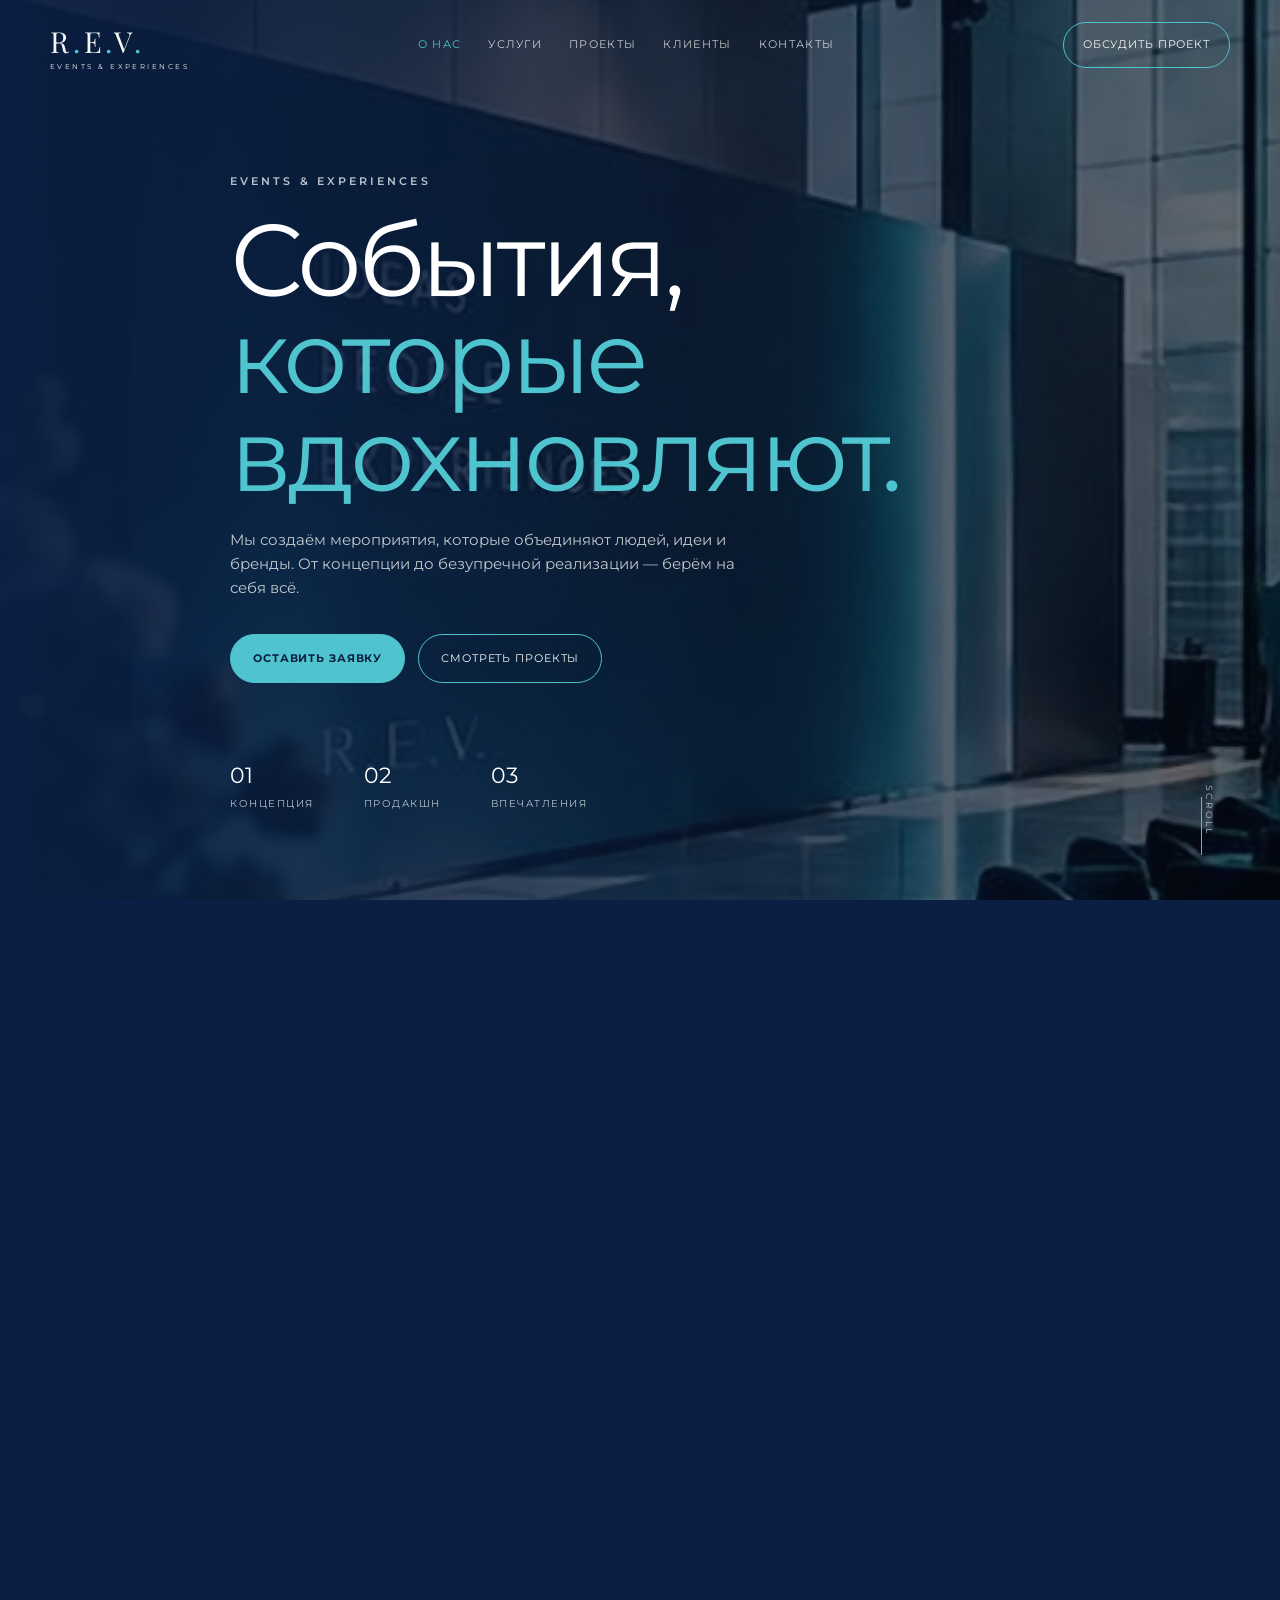
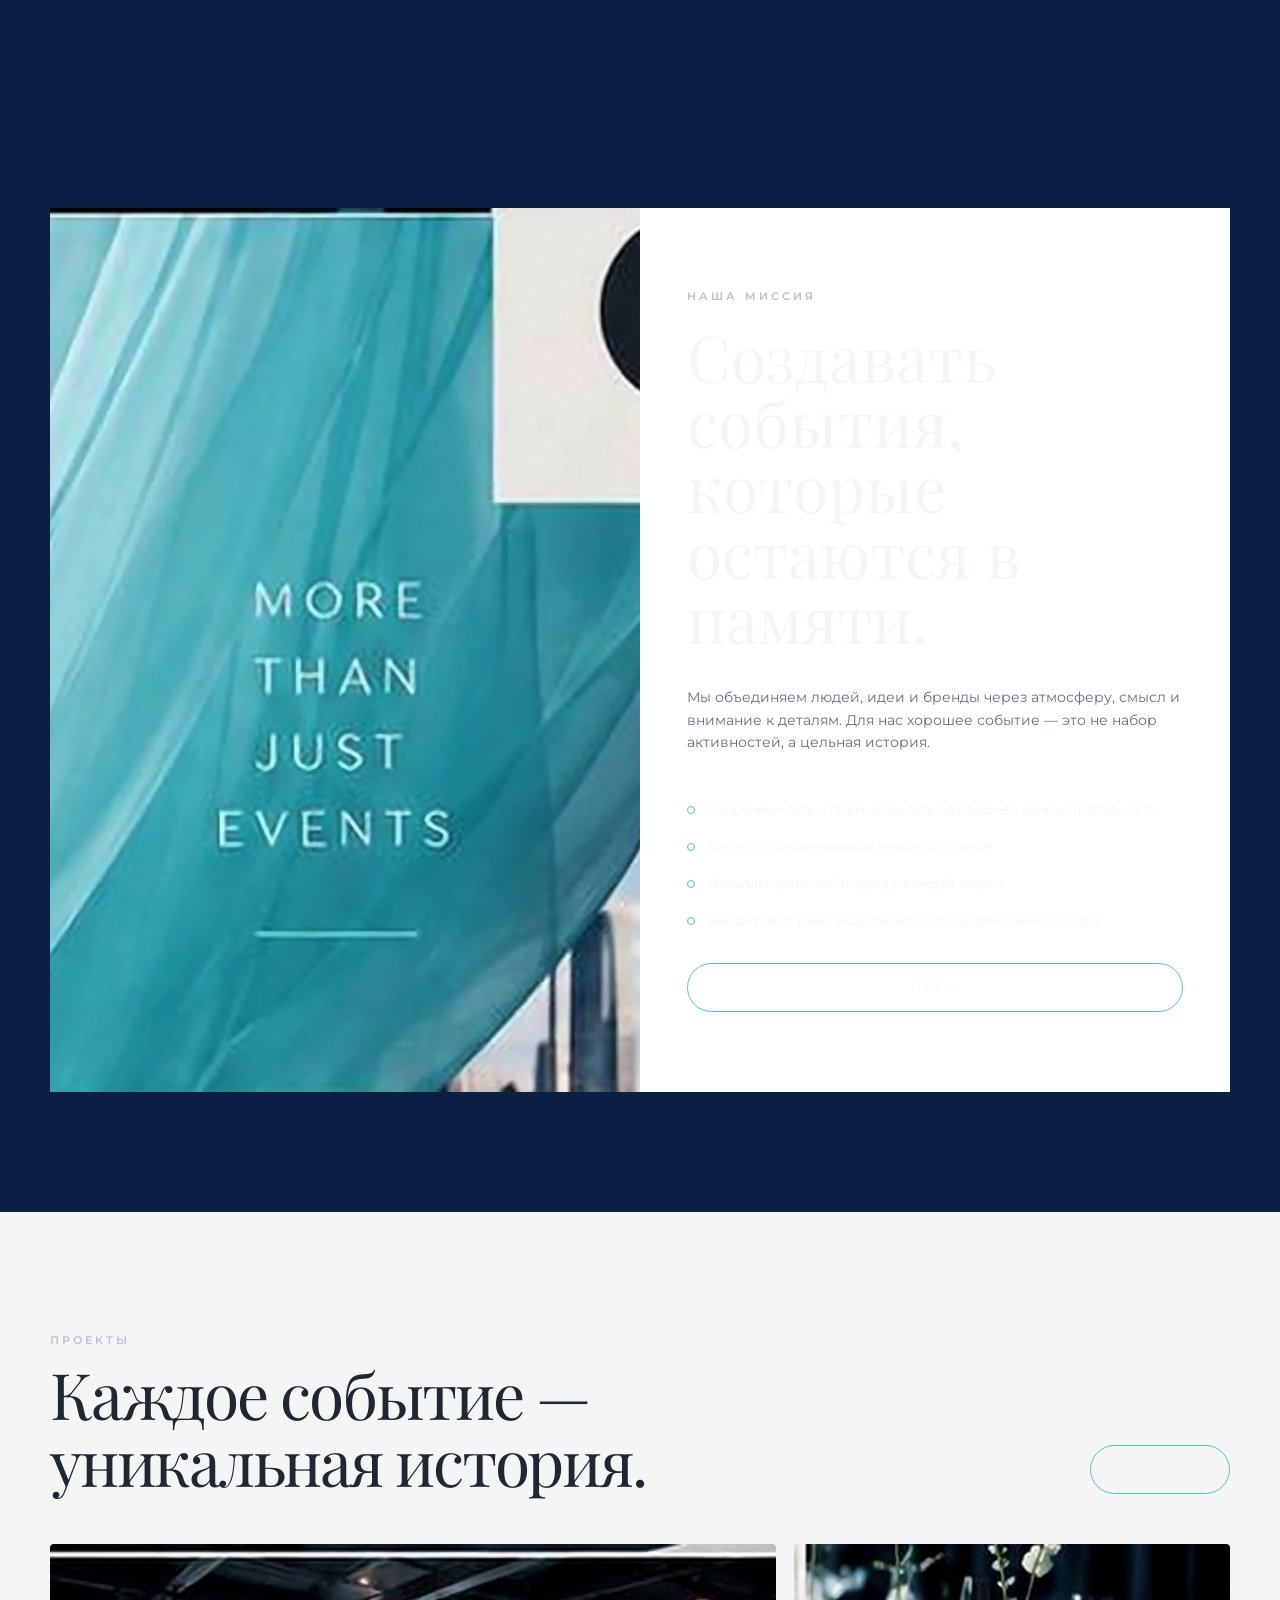
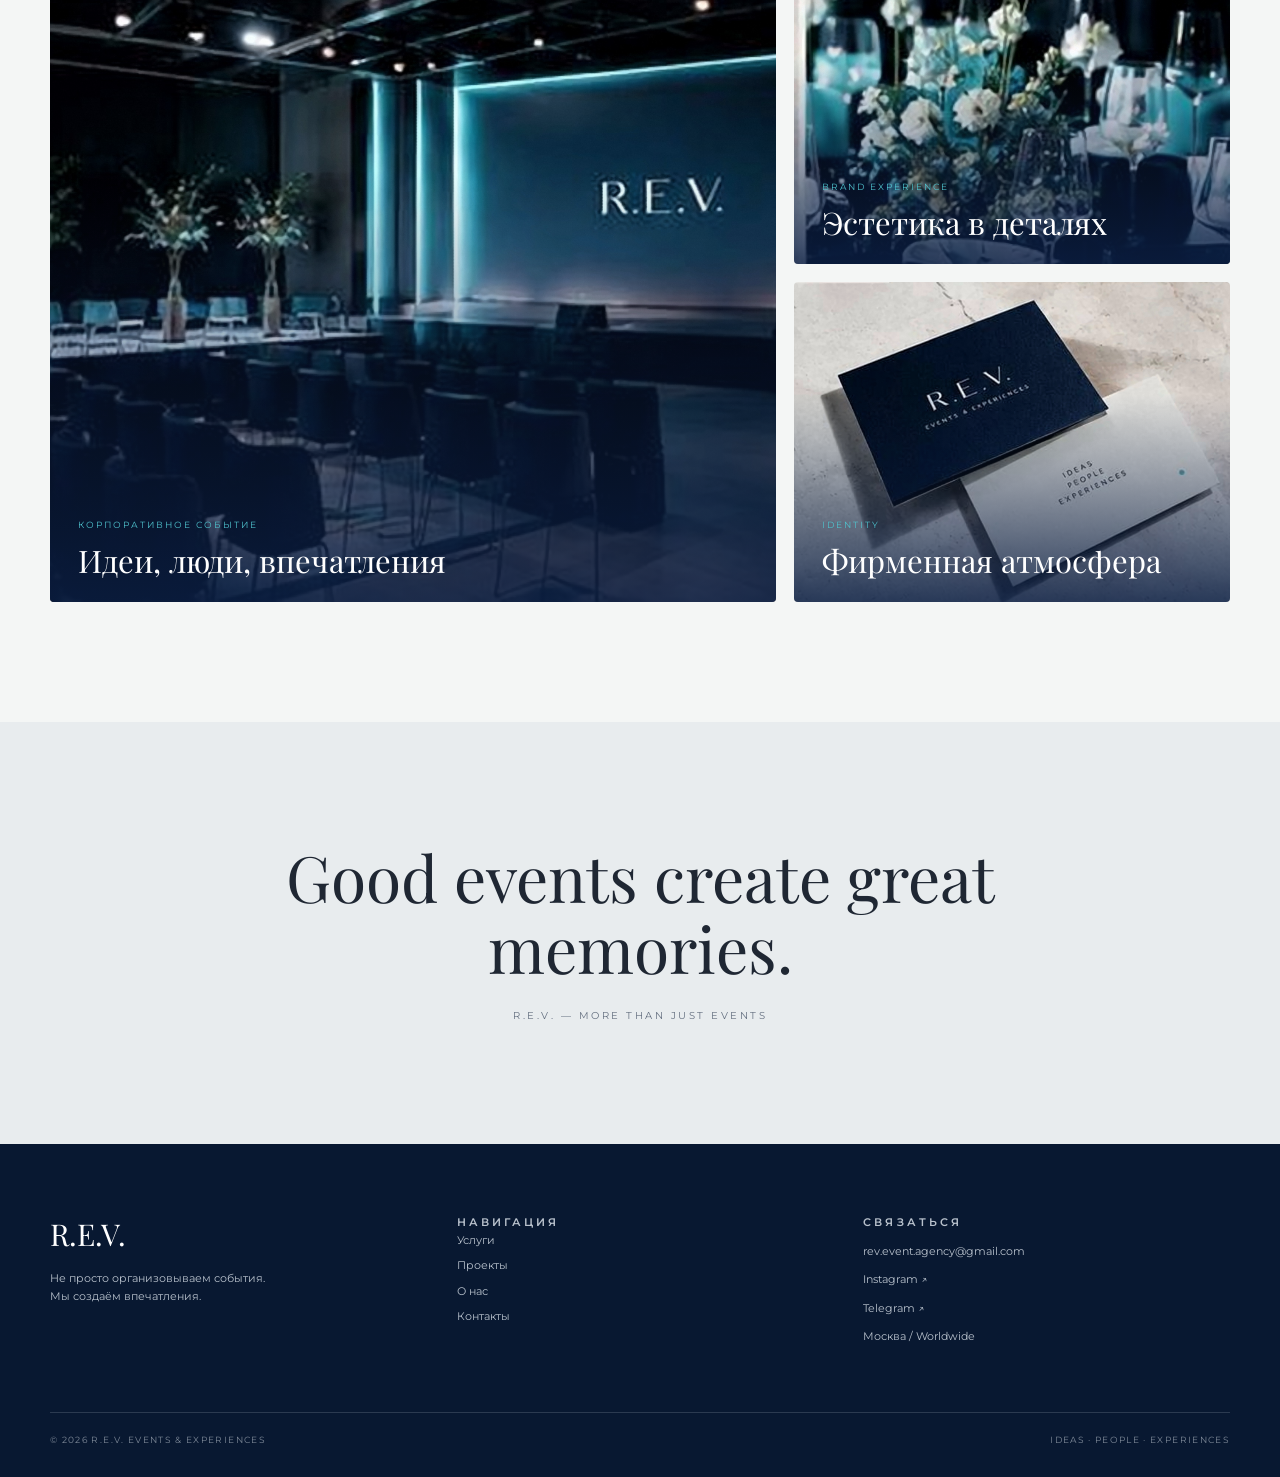
<file: index.html>
<!doctype html><html lang="ru"><head><meta charset="utf-8"><meta name="viewport" content="width=device-width,initial-scale=1"><meta name="description" content="R.E.V. — агентство событий и впечатлений. Корпоративные, образовательные и брендовые мероприятия."><title>R.E.V. — Events & Experiences</title><link rel="stylesheet" href="styles.css"></head><body>
<div class="page-transition"></div>
<header class="header"><div class="container nav"><a class="logo" href="index.html">R<span>.</span>E<span>.</span>V<span>.</span><small>EVENTS & EXPERIENCES</small></a><nav class="navlinks"><a class="active" href="index.html">О нас</a><a href="services.html">Услуги</a><a href="projects.html">Проекты</a><a href="about.html">Клиенты</a><a href="contact.html">Контакты</a></nav><a class="nav-cta" href="contact.html">Обсудить проект</a><button class="menu">☰</button></div></header>
<main>
<section class="hero"><div class="hero-bg"><img class="hero-slide" src="assets/hero.jpg"><img class="hero-slide" src="assets/stage.jpg" style="position:absolute;inset:0;opacity:0"><img class="hero-slide" src="assets/flowers.jpg" style="position:absolute;inset:0;opacity:0"></div><div class="container hero-content reveal"><div class="eyebrow">EVENTS & EXPERIENCES</div><h1>События,<br><span class="accent">которые вдохновляют.</span></h1><p>Мы создаём мероприятия, которые объединяют людей, идеи и бренды. От концепции до безупречной реализации — берём на себя всё.</p><div class="hero-actions"><a class="btn primary" href="contact.html">Оставить заявку</a><a class="btn ghost" href="projects.html">Смотреть проекты</a></div><div class="hero-meta"><div><strong>01</strong>Концепция</div><div><strong>02</strong>Продакшн</div><div><strong>03</strong>Впечатления</div></div></div><div class="scroll-cue">Scroll</div></section>
<div class="marquee"><div class="marquee-track"><span>IDEAS</span><span>PEOPLE</span><span>EXPERIENCES</span><span>MORE THAN JUST EVENTS</span><span>IDEAS</span><span>PEOPLE</span><span>EXPERIENCES</span><span>MORE THAN JUST EVENTS</span></div></div>
<section class="section"><div class="container"><div class="section-head reveal"><div><div class="eyebrow">Что мы делаем</div><h2>Больше, чем<br>просто события.</h2></div><p>R.E.V. — это про эмоции, смысл и эстетику. Мы превращаем задачу бизнеса в опыт, который хочется запомнить и которым хочется поделиться.</p></div><div class="services"><article class="service reveal"><span class="service-num">01 /</span><h3>Корпоративные мероприятия</h3><p>Конференции, форумы, тимбилдинги и события, которые действительно объединяют команду.</p><a href="services.html">Подробнее</a></article><article class="service reveal"><span class="service-num">02 /</span><h3>Образовательные ивенты</h3><p>Лекции, мастер-классы, воркшопы и нетворкинг с продуманной атмосферой.</p><a href="services.html">Подробнее</a></article><article class="service reveal"><span class="service-num">03 /</span><h3>Бренд-активации</h3><p>Презентации, pop-up, запуск продукта и специальные проекты, которые работают на бренд.</p><a href="services.html">Подробнее</a></article></div></div></section>
<section class="section dark"><div class="container split"><div class="split-media reveal"><img src="assets/cyan.jpg" alt="R.E.V. event atmosphere"></div><div class="split-copy reveal"><div class="eyebrow">Наша миссия</div><h2>Создавать события, которые остаются в памяти.</h2><p>Мы объединяем людей, идеи и бренды через атмосферу, смысл и внимание к деталям. Для нас хорошее событие — это не набор активностей, а цельная история.</p><div class="bullet-list"><div class="bullet"><i></i><span>Современность и премиальность без лишней демонстративности</span></div><div class="bullet"><i></i><span>Лёгкость коммуникации на каждом этапе</span></div><div class="bullet"><i></i><span>Интеллектуальный подход к каждой задаче</span></div><div class="bullet"><i></i><span>Эмоции, которые продолжаются после финального кадра</span></div></div><a class="btn" href="about.html">О R.E.V.</a></div></div></section>
<section class="section"><div class="container"><div class="section-head reveal"><div><div class="eyebrow">Проекты</div><h2>Каждое событие —<br>уникальная история.</h2></div><a class="btn" href="projects.html">Все проекты</a></div><div class="projects-grid"><article class="project tall reveal" data-lightbox="assets/stage.jpg"><img src="assets/stage.jpg" alt="Конференция R.E.V."><div class="project-info"><small>Корпоративное событие</small><h3>Идеи, люди, впечатления</h3></div></article><article class="project reveal" data-lightbox="assets/flowers.jpg"><img src="assets/flowers.jpg" alt="Детали мероприятия"><div class="project-info"><small>Brand experience</small><h3>Эстетика в деталях</h3></div></article><article class="project reveal" data-lightbox="assets/cards.jpg"><img src="assets/cards.jpg" alt="Фирменные материалы"><div class="project-info"><small>Identity</small><h3>Фирменная атмосфера</h3></div></article></div></div></section>
<section class="quote"><div class="container reveal"><p>Good events create great memories.</p><span>R.E.V. — MORE THAN JUST EVENTS</span></div></section>
</main>
<footer class="footer"><div class="container footer-grid"><div><h3>R.E.V.</h3><p>Не просто организовываем события.<br>Мы создаём впечатления.</p></div><div><div class="eyebrow">Навигация</div><div class="footer-links"><a href="services.html">Услуги</a><a href="projects.html">Проекты</a><a href="about.html">О нас</a><a href="contact.html">Контакты</a></div></div><div><div class="eyebrow">Связаться</div><p><a href="mailto:rev.event.agency@gmail.com">rev.event.agency@gmail.com</a></p><p><a href="https://www.instagram.com/r.e.v.agency" target="_blank" rel="noopener">Instagram ↗</a></p><p><a href="https://t.me/revagannse" target="_blank" rel="noopener">Telegram ↗</a></p><p>Москва / Worldwide</p></div></div><div class="container footer-bottom"><span>© <span data-year></span> R.E.V. Events & Experiences</span><span>Ideas · People · Experiences</span></div></footer>
<div class="lightbox"><button>×</button><img alt="Просмотр проекта"></div><script src="script.js"></script></body></html>
</file>
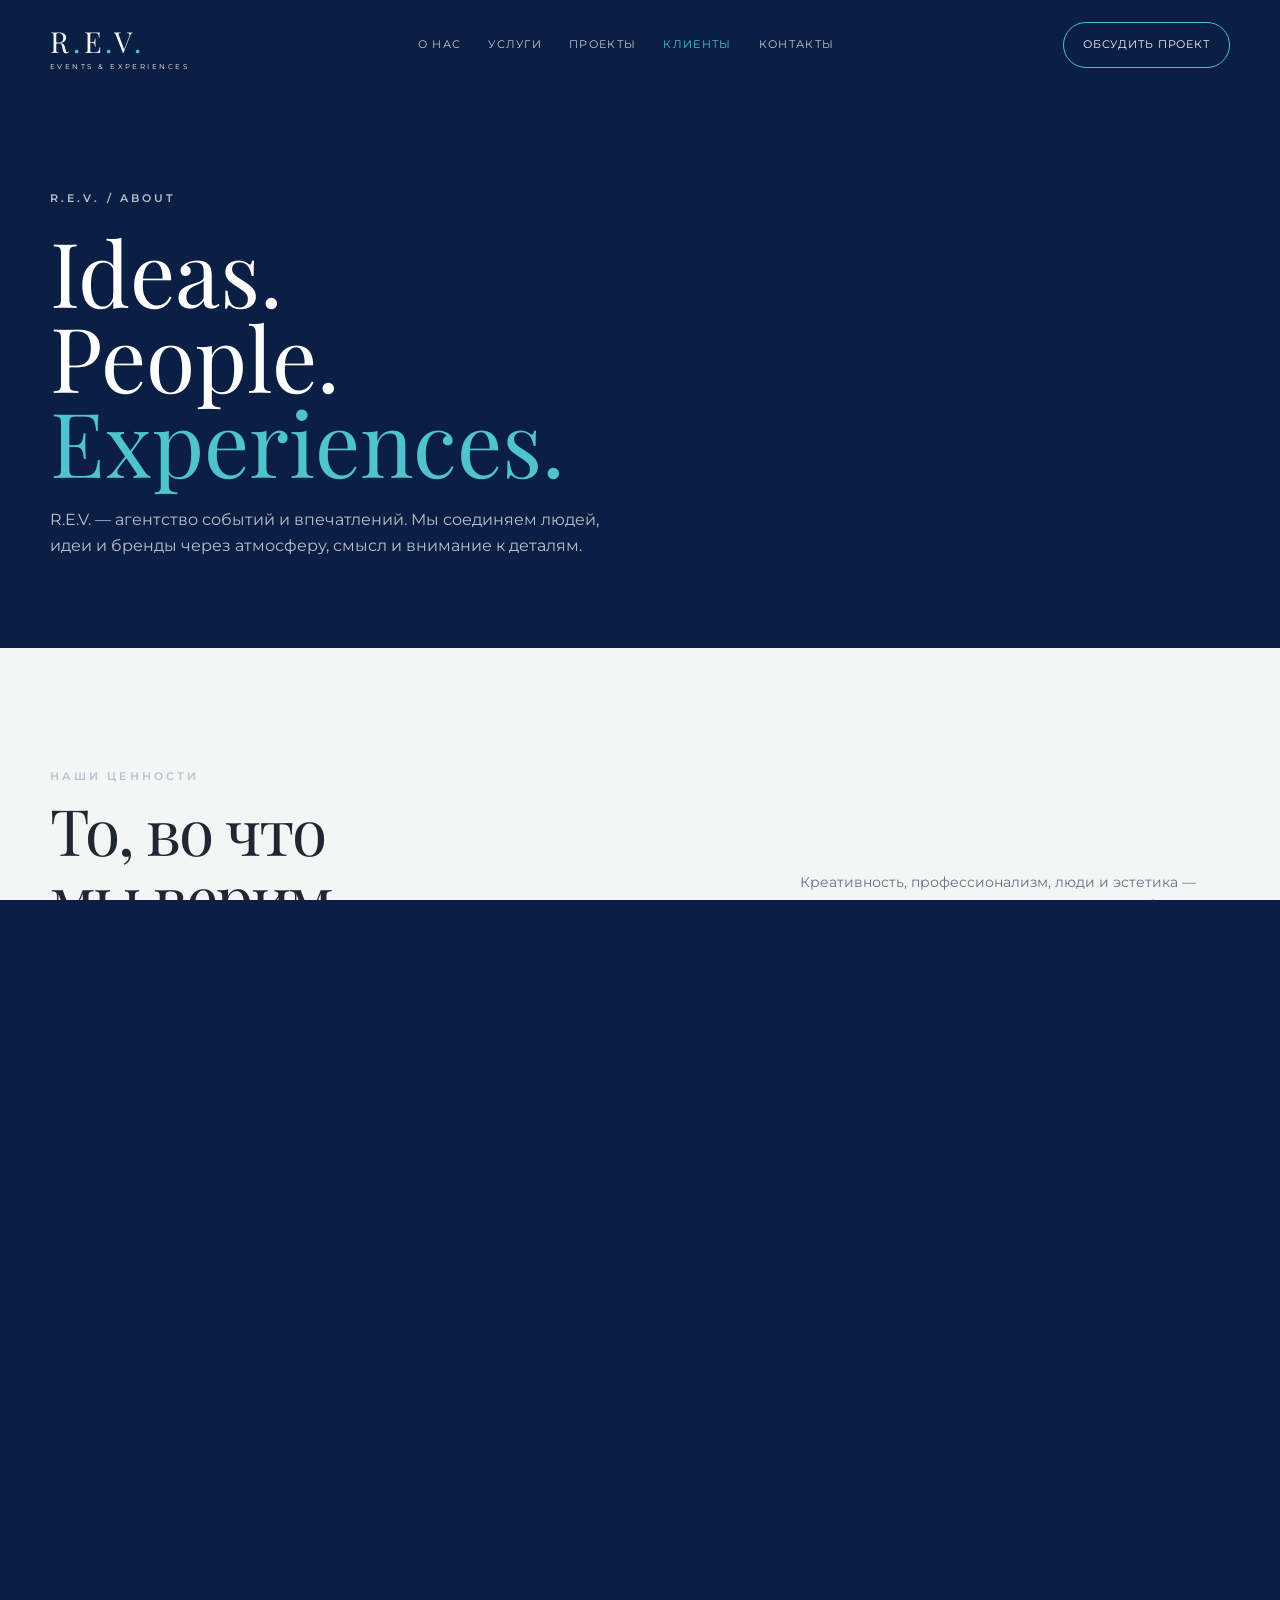
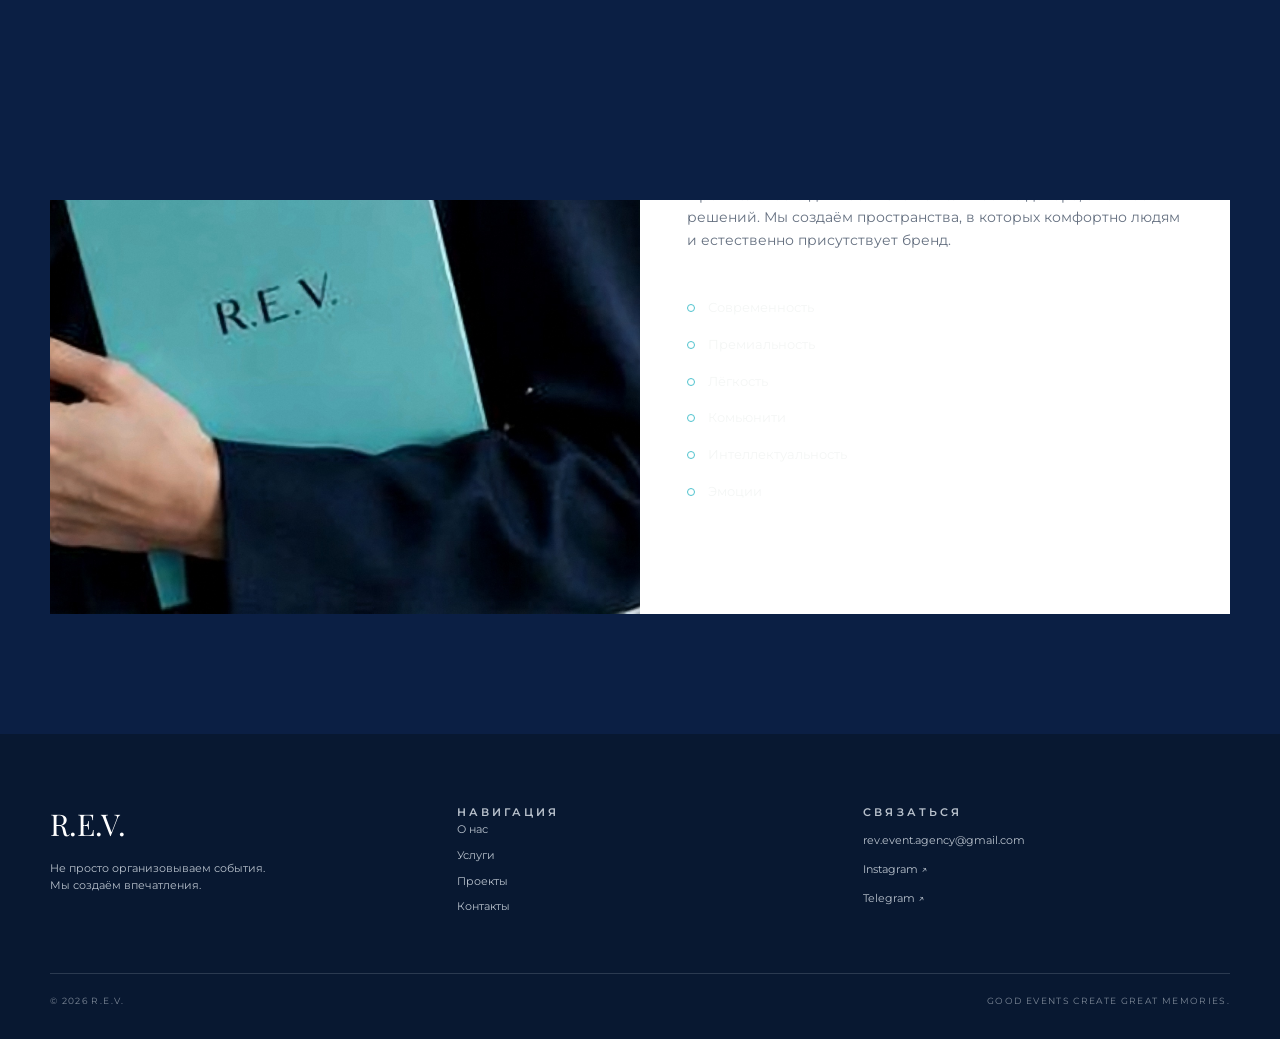
<file: about.html>
<!doctype html><html lang="ru"><head><meta charset="utf-8"><meta name="viewport" content="width=device-width,initial-scale=1"><title>О R.E.V. — Events & Experiences</title><link rel="stylesheet" href="styles.css"></head><body><div class="page-transition"></div><header class="header scrolled"><div class="container nav"><a class="logo" href="index.html">R<span>.</span>E<span>.</span>V<span>.</span><small>EVENTS & EXPERIENCES</small></a><nav class="navlinks"><a href="index.html">О нас</a><a href="services.html">Услуги</a><a href="projects.html">Проекты</a><a class="active" href="about.html">Клиенты</a><a href="contact.html">Контакты</a></nav><a class="nav-cta" href="contact.html">Обсудить проект</a><button class="menu">☰</button></div></header><main><section class="page-hero"><div class="container reveal"><div class="eyebrow">R.E.V. / ABOUT</div><h1>Ideas.<br>People.<br><span class="accent">Experiences.</span></h1><p>R.E.V. — агентство событий и впечатлений. Мы соединяем людей, идеи и бренды через атмосферу, смысл и внимание к деталям.</p></div></section><section class="section"><div class="container"><div class="section-head reveal"><div><div class="eyebrow">Наши ценности</div><h2>То, во что<br>мы верим.</h2></div><p>Креативность, профессионализм, люди и эстетика — четыре опоры, на которых строится каждое событие.</p></div><div class="values"><article class="value reveal"><span class="value-num">01</span><h3>Креативность</h3><p>Нестандартные форматы и свежие идеи, которые делают событие узнаваемым.</p></article><article class="value reveal"><span class="value-num">02</span><h3>Профессионализм</h3><p>Высокие стандарты сервиса и внимание к каждой детали.</p></article><article class="value reveal"><span class="value-num">03</span><h3>Люди</h3><p>Сильные команды, искреннее сервисное отношение и живое взаимодействие.</p></article><article class="value reveal"><span class="value-num">04</span><h3>Эстетика</h3><p>Красота в каждом элементе — от концепции до реализации.</p></article></div></div></section><section class="section dark"><div class="container split"><div class="split-media reveal"><img src="assets/woman.jpg" alt="Команда R.E.V."></div><div class="split-copy reveal"><div class="eyebrow">Атмосфера бренда</div><h2>Современность без лишнего шума.</h2><p>Премиальность для нас — это не количество декора, а точность решений. Мы создаём пространства, в которых комфортно людям и естественно присутствует бренд.</p><div class="bullet-list"><div class="bullet"><i></i><span>Современность</span></div><div class="bullet"><i></i><span>Премиальность</span></div><div class="bullet"><i></i><span>Лёгкость</span></div><div class="bullet"><i></i><span>Комьюнити</span></div><div class="bullet"><i></i><span>Интеллектуальность</span></div><div class="bullet"><i></i><span>Эмоции</span></div></div></div></div></section></main><footer class="footer"><div class="container footer-grid"><div><h3>R.E.V.</h3><p>Не просто организовываем события.<br>Мы создаём впечатления.</p></div><div><div class="eyebrow">Навигация</div><div class="footer-links"><a href="index.html">О нас</a><a href="services.html">Услуги</a><a href="projects.html">Проекты</a><a href="contact.html">Контакты</a></div></div><div><div class="eyebrow">Связаться</div><p><a href="mailto:rev.event.agency@gmail.com">rev.event.agency@gmail.com</a></p><p><a href="https://www.instagram.com/r.e.v.agency" target="_blank" rel="noopener">Instagram ↗</a></p><p><a href="https://t.me/revagannse" target="_blank" rel="noopener">Telegram ↗</a></p></div></div><div class="container footer-bottom"><span>© <span data-year></span> R.E.V.</span><span>Good events create great memories.</span></div></footer><script src="script.js"></script></body></html>
</file>
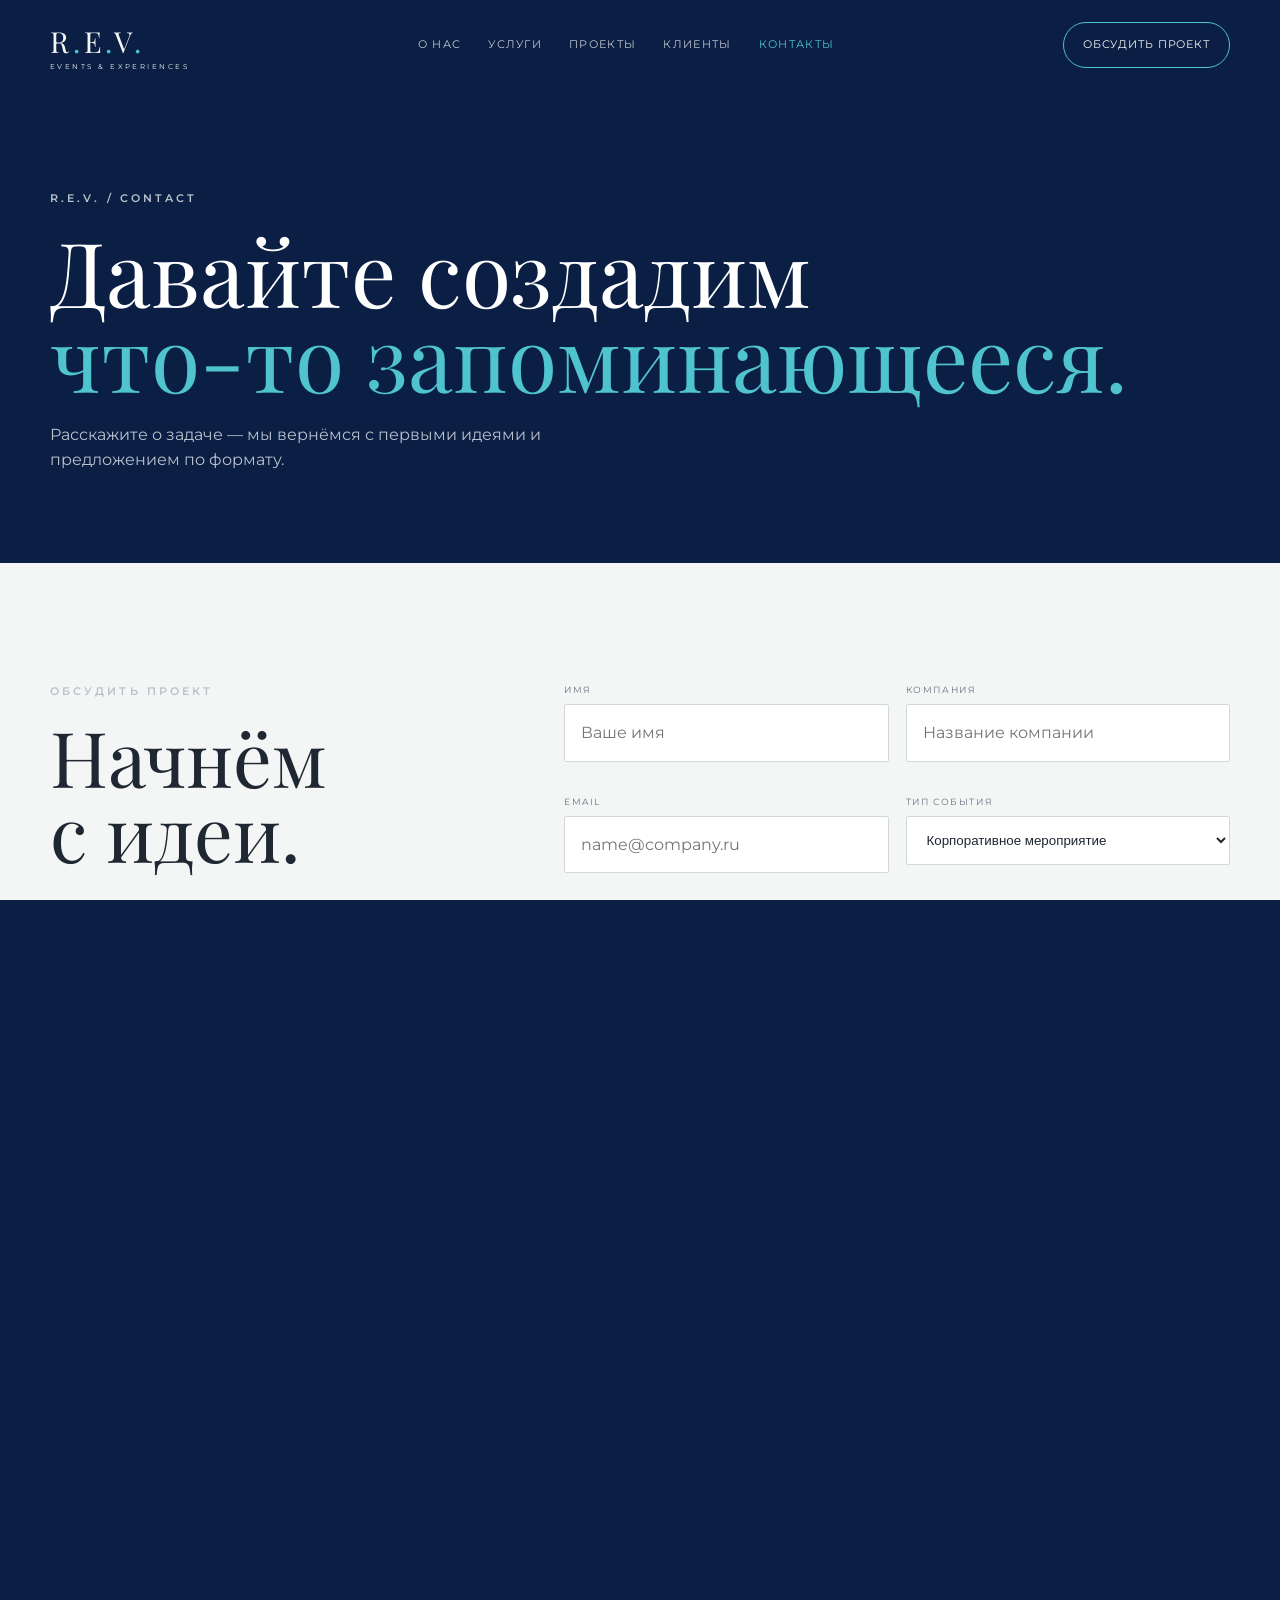
<file: contact.html>
<!doctype html><html lang="ru"><head><meta charset="utf-8"><meta name="viewport" content="width=device-width,initial-scale=1"><title>Контакты — R.E.V.</title><link rel="stylesheet" href="styles.css"></head><body><div class="page-transition"></div><header class="header scrolled"><div class="container nav"><a class="logo" href="index.html">R<span>.</span>E<span>.</span>V<span>.</span><small>EVENTS & EXPERIENCES</small></a><nav class="navlinks"><a href="index.html">О нас</a><a href="services.html">Услуги</a><a href="projects.html">Проекты</a><a href="about.html">Клиенты</a><a class="active" href="contact.html">Контакты</a></nav><a class="nav-cta" href="#form">Обсудить проект</a><button class="menu">☰</button></div></header><main><section class="page-hero"><div class="container reveal"><div class="eyebrow">R.E.V. / CONTACT</div><h1>Давайте создадим<br><span class="accent">что-то запоминающееся.</span></h1><p>Расскажите о задаче — мы вернёмся с первыми идеями и предложением по формату.</p></div></section><section class="section"><div class="container contact-grid"><div class="contact-copy reveal"><div class="eyebrow">Обсудить проект</div><h1>Начнём<br>с идеи.</h1><p>Форма пока работает через ваш почтовый клиент: после отправки откроется письмо с заполненной заявкой.</p><div class="contact-details"><div><span>Email</span><a href="mailto:rev.event.agency@gmail.com">rev.event.agency@gmail.com</a></div><div><span>Локация</span><div>Москва / Worldwide</div></div><div><span>Social</span><div class="social-links"><a href="https://www.instagram.com/r.e.v.agency" target="_blank" rel="noopener">Instagram ↗</a><a href="https://t.me/revagannse" target="_blank" rel="noopener">Telegram ↗</a></div></div></div></div><form class="form reveal" id="contactForm"><div class="form-row"><div class="field"><label>Имя</label><input required name="name" placeholder="Ваше имя"></div><div class="field"><label>Компания</label><input name="company" placeholder="Название компании"></div></div><div class="form-row"><div class="field"><label>Email</label><input required type="email" name="email" placeholder="name@company.ru"></div><div class="field"><label>Тип события</label><select name="type"><option>Корпоративное мероприятие</option><option>Образовательный ивент</option><option>Бренд-активация</option><option>Другое</option></select></div></div><div class="field"><label>Расскажите о задаче</label><textarea required name="message" placeholder="Дата, количество гостей, формат и всё, что уже известно о проекте..."></textarea></div><button class="btn primary" type="submit">Отправить заявку →</button></form></div></section></main><div class="toast"></div><footer class="footer"><div class="container footer-grid"><div><h3>R.E.V.</h3><p>EVENTS & EXPERIENCES</p></div><div><div class="eyebrow">Навигация</div><div class="footer-links"><a href="index.html">О нас</a><a href="services.html">Услуги</a><a href="projects.html">Проекты</a><a href="about.html">Клиенты</a></div></div><div><div class="eyebrow">Связаться</div><p><a href="mailto:rev.event.agency@gmail.com">rev.event.agency@gmail.com</a></p><p><a href="https://www.instagram.com/r.e.v.agency" target="_blank" rel="noopener">Instagram ↗</a></p><p><a href="https://t.me/revagannse" target="_blank" rel="noopener">Telegram ↗</a></p></div></div><div class="container footer-bottom"><span>© <span data-year></span> R.E.V.</span><span>MORE THAN JUST EVENTS</span></div></footer><script src="script.js"></script></body></html>
</file>
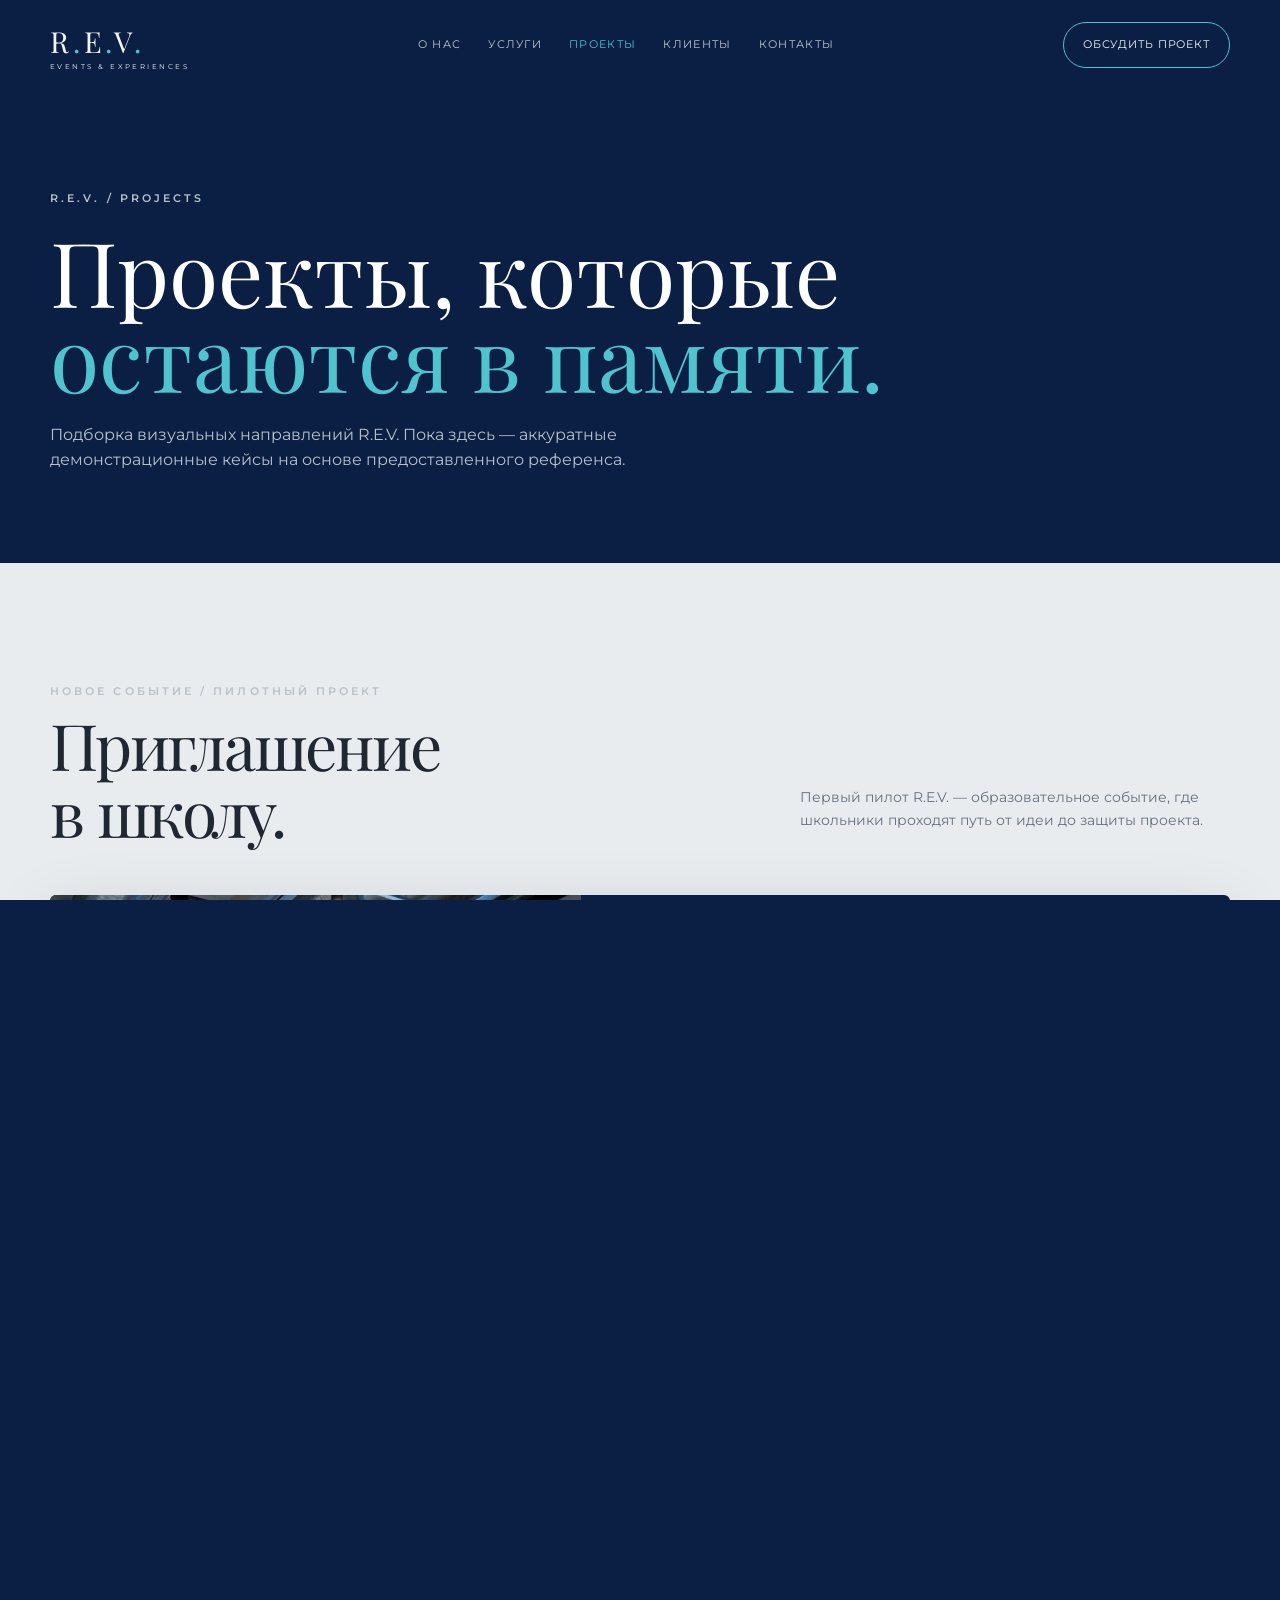
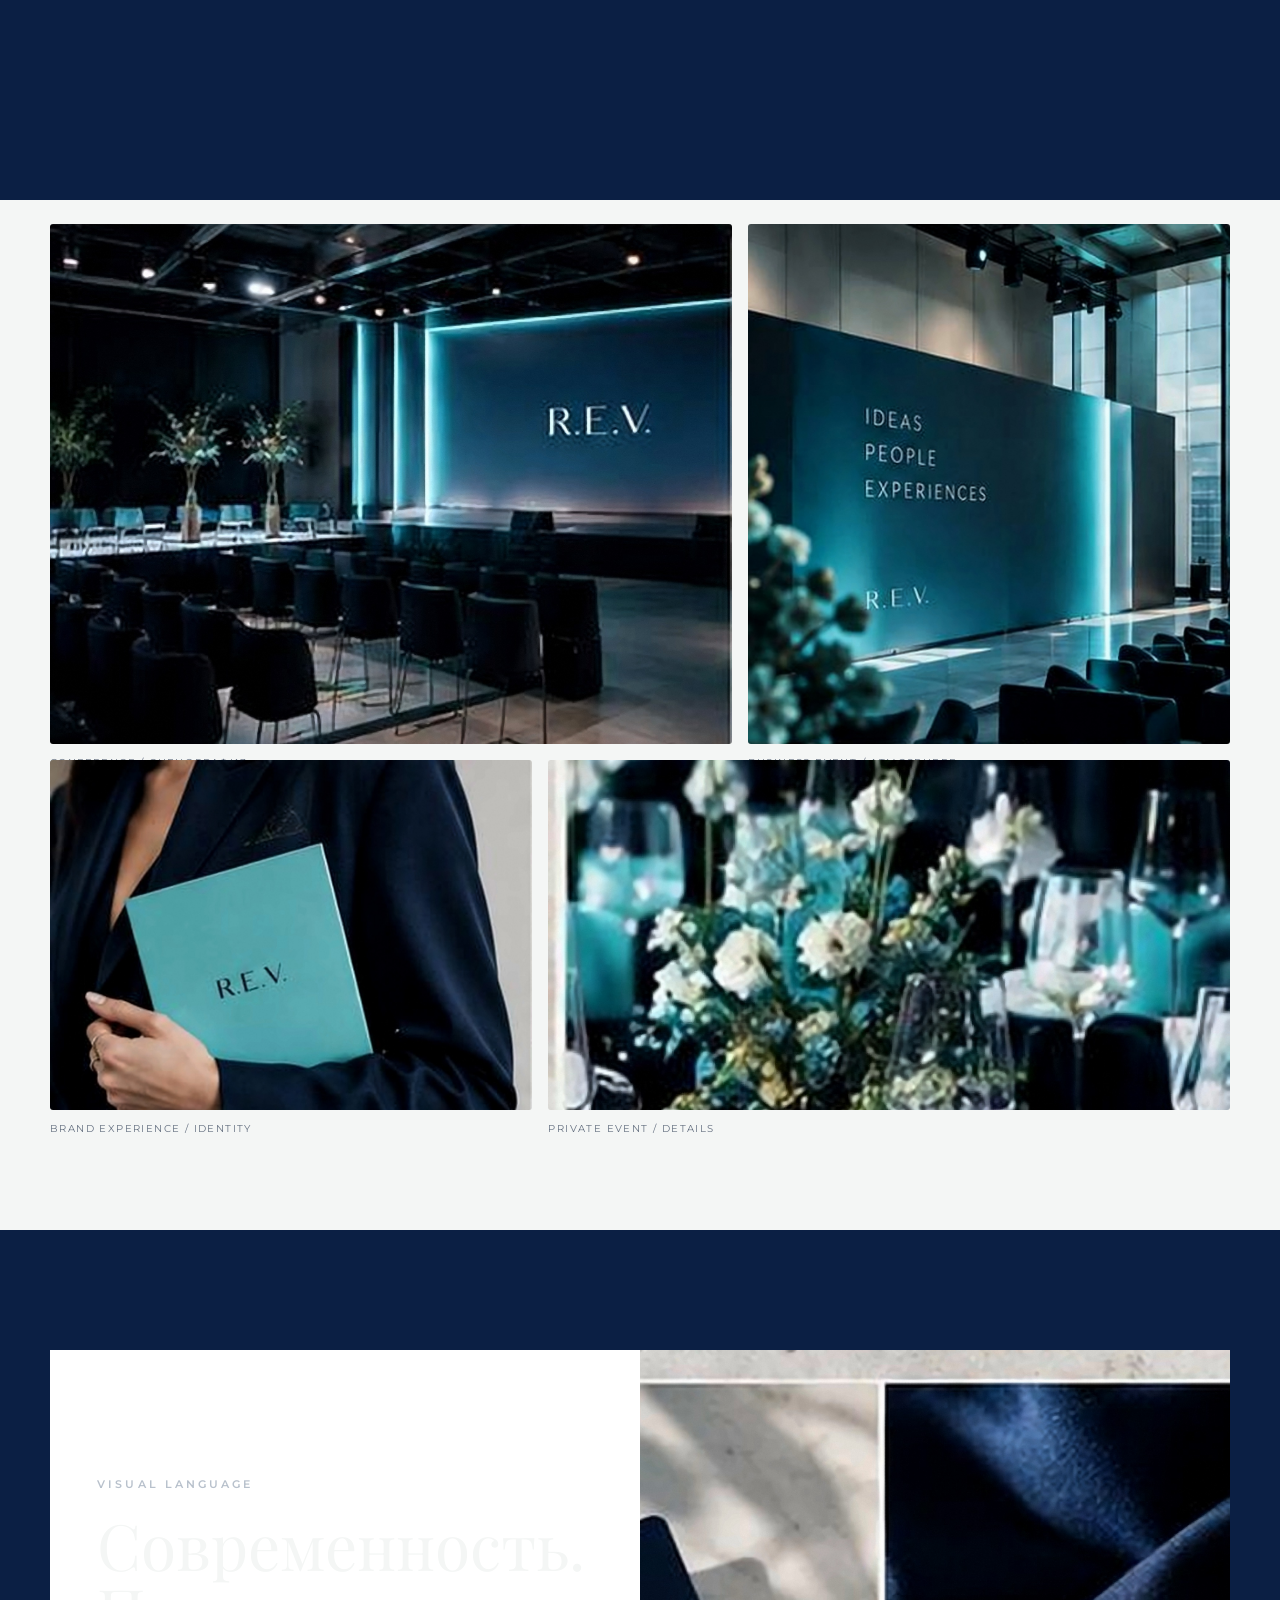
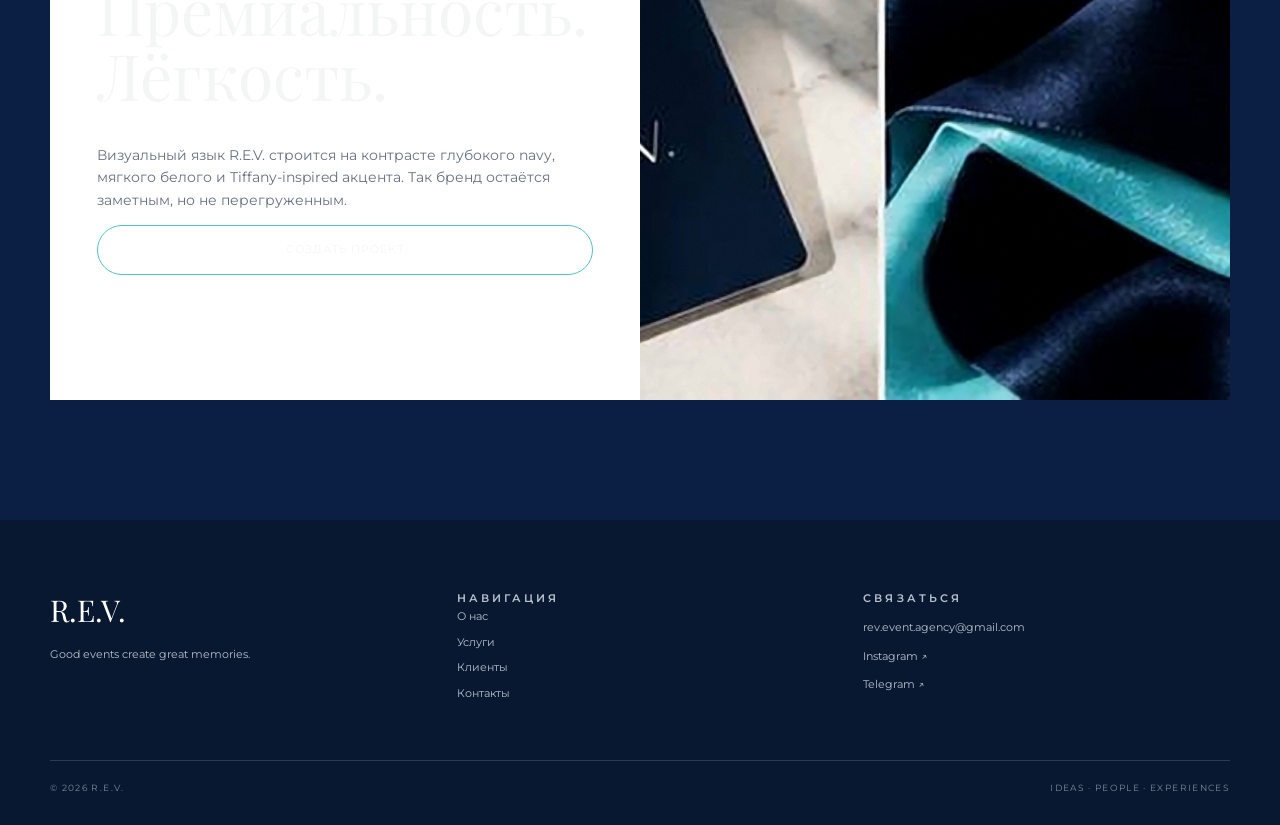
<file: projects.html>
<!doctype html>
<html lang="ru">

<head>
    <meta charset="utf-8">
    <meta name="viewport" content="width=device-width,initial-scale=1">
    <title>Проекты — R.E.V.</title>
    <link rel="stylesheet" href="styles.css">
</head>

<body>
    <div class="page-transition"></div>
    <header class="header scrolled">
        <div class="container nav"><a class="logo"
                href="index.html">R<span>.</span>E<span>.</span>V<span>.</span><small>EVENTS & EXPERIENCES</small></a>
            <nav class="navlinks"><a href="index.html">О нас</a><a href="services.html">Услуги</a><a class="active"
                    href="projects.html">Проекты</a><a href="about.html">Клиенты</a><a href="contact.html">Контакты</a>
            </nav><a class="nav-cta" href="contact.html">Обсудить проект</a><button class="menu">☰</button>
        </div>
    </header>
    <main>
        <section class="page-hero">
            <div class="container reveal">
                <div class="eyebrow">R.E.V. / PROJECTS</div>
                <h1>Проекты, которые<br><span class="accent">остаются в памяти.</span></h1>
                <p>Подборка визуальных направлений R.E.V. Пока здесь — аккуратные демонстрационные кейсы на основе
                    предоставленного референса.</p>
            </div>
        </section>
        <section class="section featured-sec">
            <div class="container">
                <div class="section-head reveal">
                    <div>
                        <div class="eyebrow">Новое событие / Пилотный проект</div>
                        <h2>Приглашение<br>в школу.</h2>
                    </div>
                    <p>Первый пилот R.E.V. — образовательное событие, где школьники проходят путь от идеи до защиты
                        проекта.</p>
                </div>
                <div class="featured reveal">
                    <div class="featured-media" data-lightbox="assets/hackathon.jpg"><img src="assets/hackathon.jpg"
                            alt="Мини-хакатон для школы Большого Физтеха"><span class="badge">Pilot / 2026</span></div>
                    <div class="invite">
                        <div class="eyebrow">Школа Большого Физтеха</div>
                        <h3>Мини-хакатон:<br><span class="accent">бизнес-идеи и партнерства.</span></h3>
                        <div class="invite-msg">
                            <p>R.E.V. приглашает вас на мини-хакатон для школы Большого Физтеха. За одно событие
                                команды пройдут путь от идеи до защиты: найдут решение, посчитают бюджет и представят
                                проект. Будет живое общение с клубами ВШЭ, командная работа и атмосфера, в которой
                                хочется придумывать.</p><span class="invite-sign">— команда R.E.V.</span>
                        </div>
                        <div class="invite-stats">
                            <div><strong>30</strong>участников</div>
                            <div><strong>5</strong>команд</div>
                            <div><strong>5</strong>клубов ВШЭ</div>
                        </div>
                        <div class="reg-count" id="regCount"></div>
                        <div class="invite-steps">
                            <span>Идея</span><i></i><span>Решение</span><i></i><span>Деньги</span><i></i><span>Защита</span>
                        </div>
                        <div class="hero-actions"><button class="btn primary" type="button"
                                data-register>Зарегистрироваться</button><a class="btn" href="contact.html">Стать
                                партнёром</a></div>
                    </div>
                </div>
            </div>
        </section>
        <section class="section">
            <div class="container">
                <div class="gallery">
                    <div class="g1 reveal" data-lightbox="assets/stage.jpg"><img src="assets/stage.jpg"
                            alt="Сценография мероприятия">
                        <div class="caption">Conference / Сценография</div>
                    </div>
                    <div class="g2 reveal" data-lightbox="assets/hero.jpg"><img src="assets/hero.jpg"
                            alt="Конференц-пространство">
                        <div class="caption">Business event / Atmosphere</div>
                    </div>
                    <div class="g3 reveal" data-lightbox="assets/woman.jpg"><img src="assets/woman.jpg"
                            alt="Фирменные материалы">
                        <div class="caption">Brand experience / Identity</div>
                    </div>
                    <div class="g4 reveal" data-lightbox="assets/flowers.jpg"><img src="assets/flowers.jpg"
                            alt="Оформление стола">
                        <div class="caption">Private event / Details</div>
                    </div>
                </div>
            </div>
        </section>
        <section class="section dark">
            <div class="container split">
                <div class="split-copy reveal">
                    <div class="eyebrow">Visual language</div>
                    <h2>Современность. Премиальность. Лёгкость.</h2>
                    <p>Визуальный язык R.E.V. строится на контрасте глубокого navy, мягкого белого и Tiffany-inspired
                        акцента. Так бренд остаётся заметным, но не перегруженным.</p><a class="btn"
                        href="contact.html">Создать проект</a>
                </div>
                <div class="split-media reveal"><img src="assets/fabric.jpg" alt="Текстура бренда R.E.V."></div>
            </div>
        </section>
    </main>
    <footer class="footer">
        <div class="container footer-grid">
            <div>
                <h3>R.E.V.</h3>
                <p>Good events create great memories.</p>
            </div>
            <div>
                <div class="eyebrow">Навигация</div>
                <div class="footer-links"><a href="index.html">О нас</a><a href="services.html">Услуги</a><a
                        href="about.html">Клиенты</a><a href="contact.html">Контакты</a></div>
            </div>
            <div>
                <div class="eyebrow">Связаться</div>
                <p><a href="mailto:rev.event.agency@gmail.com">rev.event.agency@gmail.com</a></p>
                <p><a href="https://www.instagram.com/r.e.v.agency" target="_blank" rel="noopener">Instagram ↗</a></p>
                <p><a href="https://t.me/revagannse" target="_blank" rel="noopener">Telegram ↗</a></p>
            </div>
        </div>
        <div class="container footer-bottom"><span>© <span data-year></span> R.E.V.</span><span>IDEAS · PEOPLE ·
                EXPERIENCES</span></div>
    </footer>
    <div class="modal" id="regModal" aria-hidden="true">
        <div class="modal-box"><button class="modal-close" type="button" aria-label="Закрыть">×</button>
            <div id="regFormWrap">
                <div class="eyebrow">Регистрация на событие</div>
                <h3>Мини-хакатон<br><span class="accent">Школа Большого Физтеха</span></h3>
                <form id="regForm" novalidate><input type="text" name="_honey" tabindex="-1" autocomplete="off"
                        style="display:none">
                    <div class="field"><label>Имя и фамилия</label><input required name="name"
                            placeholder="Как к вам обращаться"></div>
                    <div class="form-row">
                        <div class="field"><label>Email</label><input required type="email" name="email"
                                placeholder="name@mail.ru"></div>
                        <div class="field"><label>Телефон (необязательно)</label><input name="phone" placeholder="+7">
                        </div>
                    </div>
                    <div class="field"><label>Кто вы</label><select name="role">
                            <option>Школьник</option>
                            <option>Родитель</option>
                            <option>Учитель</option>
                            <option>Представитель клуба ВШЭ</option>
                            <option>Партнёр / гость</option>
                        </select></div><label class="check"><input type="checkbox" required name="consent"> Согласен(на)
                        на обработку данных для регистрации</label>
                    <div class="form-error" id="regError"></div><button class="btn primary" type="submit">Подтвердить
                        регистрацию →</button>
                </form>
            </div>
            <div id="regDone" hidden>
                <div class="eyebrow">Готово</div>
                <h3>Вы зарегистрированы.</h3>
                <p id="regDoneText"></p><button class="btn" type="button" data-close>Закрыть</button>
            </div>
        </div>
    </div>
    <div class="lightbox"><button>×</button><img alt="Просмотр проекта"></div>
    <script src="script.js"></script>
</body>

</html>
</file>
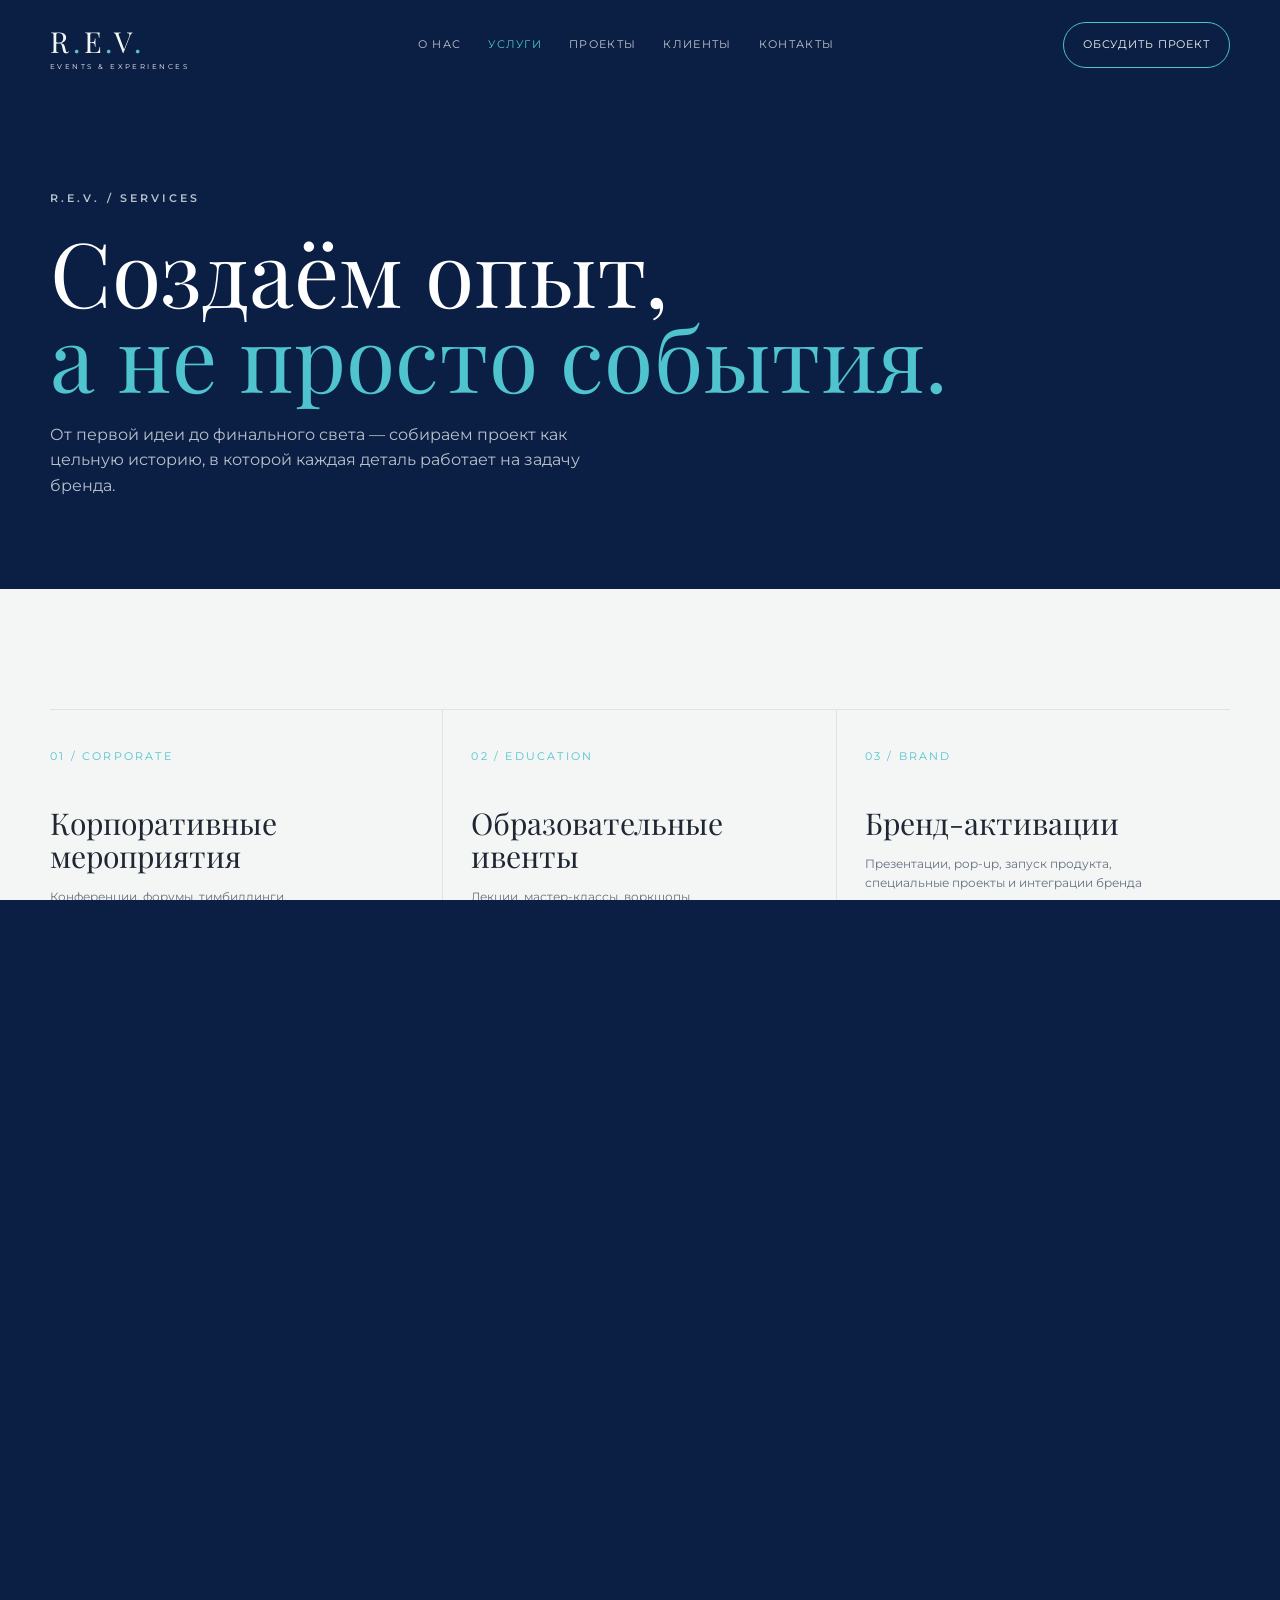
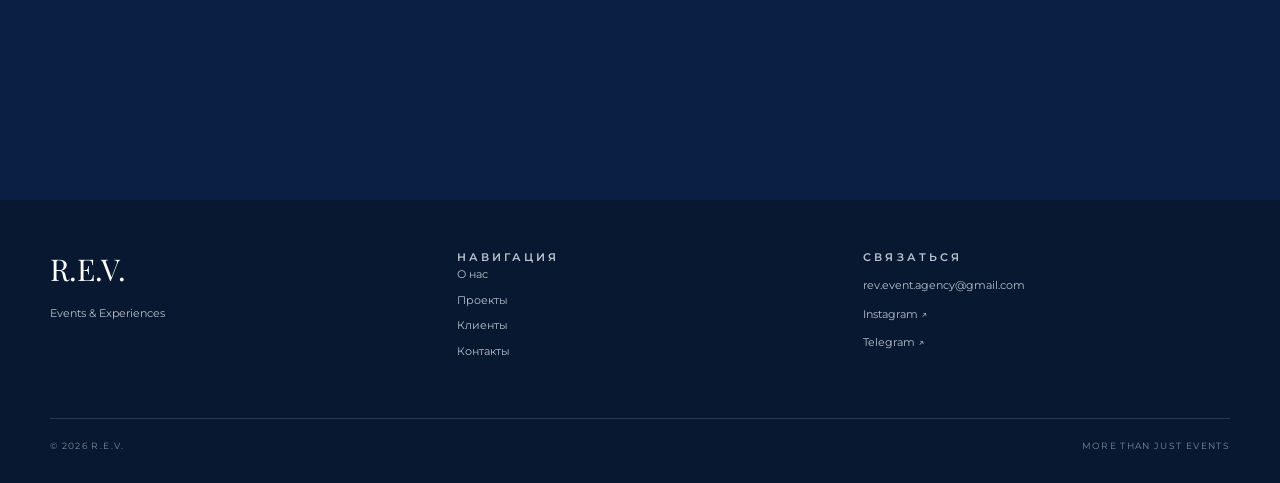
<file: services.html>
<!doctype html><html lang="ru"><head><meta charset="utf-8"><meta name="viewport" content="width=device-width,initial-scale=1"><title>Услуги — R.E.V.</title><link rel="stylesheet" href="styles.css"></head><body><div class="page-transition"></div><header class="header scrolled"><div class="container nav"><a class="logo" href="index.html">R<span>.</span>E<span>.</span>V<span>.</span><small>EVENTS & EXPERIENCES</small></a><nav class="navlinks"><a href="index.html">О нас</a><a class="active" href="services.html">Услуги</a><a href="projects.html">Проекты</a><a href="about.html">Клиенты</a><a href="contact.html">Контакты</a></nav><a class="nav-cta" href="contact.html">Обсудить проект</a><button class="menu">☰</button></div></header>
<main><section class="page-hero"><div class="container reveal"><div class="eyebrow">R.E.V. / SERVICES</div><h1>Создаём опыт,<br><span class="accent">а не просто события.</span></h1><p>От первой идеи до финального света — собираем проект как цельную историю, в которой каждая деталь работает на задачу бренда.</p></div></section>
<section class="section"><div class="container"><div class="services"><article class="service reveal"><span class="service-num">01 / CORPORATE</span><h3>Корпоративные мероприятия</h3><p>Конференции, форумы, тимбилдинги, стратегические сессии и внутренние события компании.</p><a href="contact.html">Обсудить задачу</a></article><article class="service reveal"><span class="service-num">02 / EDUCATION</span><h3>Образовательные ивенты</h3><p>Лекции, мастер-классы, воркшопы, нетворкинг и форматы, которые помогают людям общаться и учиться.</p><a href="contact.html">Обсудить задачу</a></article><article class="service reveal"><span class="service-num">03 / BRAND</span><h3>Бренд-активации</h3><p>Презентации, pop-up, запуск продукта, специальные проекты и интеграции бренда в живую среду.</p><a href="contact.html">Обсудить задачу</a></article></div></div></section>
<section class="section dark"><div class="container"><div class="section-head reveal"><div><div class="eyebrow">Как мы работаем</div><h2>От идеи<br>до впечатления.</h2></div><p>Прозрачный процесс, единая команда и внимание к деталям на каждом этапе.</p></div><div class="process"><div class="process-item reveal"><strong>01</strong><h3>Концепция</h3><p>Формируем идею, сценарий и визуальное направление.</p></div><div class="process-item reveal"><strong>02</strong><h3>Продакшн</h3><p>Подбираем площадку, подрядчиков, технологии и команду.</p></div><div class="process-item reveal"><strong>03</strong><h3>Реализация</h3><p>Управляем всеми деталями и собираем событие в единую систему.</p></div><div class="process-item reveal"><strong>04</strong><h3>Эмоция</h3><p>Гости получают опыт, а бренд — историю, которой хочется делиться.</p></div></div></div></section></main>
<footer class="footer"><div class="container footer-grid"><div><h3>R.E.V.</h3><p>Events & Experiences</p></div><div><div class="eyebrow">Навигация</div><div class="footer-links"><a href="index.html">О нас</a><a href="projects.html">Проекты</a><a href="about.html">Клиенты</a><a href="contact.html">Контакты</a></div></div><div><div class="eyebrow">Связаться</div><p><a href="mailto:rev.event.agency@gmail.com">rev.event.agency@gmail.com</a></p><p><a href="https://www.instagram.com/r.e.v.agency" target="_blank" rel="noopener">Instagram ↗</a></p><p><a href="https://t.me/revagannse" target="_blank" rel="noopener">Telegram ↗</a></p></div></div><div class="container footer-bottom"><span>© <span data-year></span> R.E.V.</span><span>MORE THAN JUST EVENTS</span></div></footer><script src="script.js"></script></body></html>
</file>
<file: styles.css>
@import url('https://fonts.googleapis.com/css2?family=Montserrat:wght@400;500;600;700&family=Playfair+Display:wght@400;500;600&display=swap');
:root{--navy:#0B1F44;--cyan:#4FC3CE;--white:#F4F6F5;--silver:#B8C1CC;--graphite:#1F2733;--line:rgba(184,193,204,.35);--shadow:0 24px 70px rgba(11,31,68,.16);--radius:24px}
*{box-sizing:border-box}html{scroll-behavior:smooth}body{margin:0;background:var(--white);color:var(--graphite);font-family:Montserrat,Arial,sans-serif;line-height:1.6;overflow-x:hidden}a{text-decoration:none;color:inherit}img{display:block;width:100%;object-fit:cover}button,input,textarea{font:inherit}button{cursor:pointer;border:0}.container{width:min(1180px,calc(100% - 48px));margin:auto}.serif{font-family:"Playfair Display",Georgia,serif}.eyebrow{font-size:11px;letter-spacing:.28em;text-transform:uppercase;color:var(--silver);font-weight:600}.accent{color:var(--cyan)}
.header{position:fixed;top:0;left:0;right:0;z-index:50;padding:18px 0;transition:.35s;background:transparent}.header.scrolled{background:rgba(11,31,68,.92);backdrop-filter:blur(16px);padding:11px 0;box-shadow:0 10px 40px rgba(0,0,0,.12)}.nav{display:flex;align-items:center;justify-content:space-between;gap:25px}.logo{font-family:"Playfair Display",Georgia,serif;font-size:29px;letter-spacing:.13em;color:var(--white);white-space:nowrap}.logo span{color:var(--cyan)}.logo small{display:block;font-family:Montserrat,sans-serif;font-size:7px;letter-spacing:.35em;text-align:center;margin-top:-3px}.navlinks{display:flex;align-items:center;gap:27px;color:var(--white);font-size:11px;text-transform:uppercase;letter-spacing:.12em}.navlinks a{opacity:.78;transition:.25s}.navlinks a:hover,.navlinks a.active{opacity:1;color:var(--cyan)}.nav-cta,.btn{display:inline-flex;align-items:center;justify-content:center;gap:10px;border:1px solid var(--cyan);padding:13px 19px;border-radius:999px;font-size:11px;letter-spacing:.08em;text-transform:uppercase;transition:.3s}.nav-cta{color:var(--white)}.nav-cta:hover,.btn.primary:hover{background:var(--cyan);color:var(--navy);transform:translateY(-2px)}.menu{display:none;background:none;color:white;font-size:25px}
.hero{min-height:100vh;background:var(--navy);color:white;position:relative;display:grid;align-items:end;overflow:hidden}.hero-bg{position:absolute;inset:0}.hero-bg img{height:100%;filter:brightness(.52) saturate(.9);transform:scale(1.04);transition:transform 1.2s ease}.hero:after{content:"";position:absolute;inset:0;background:linear-gradient(90deg,rgba(11,31,68,.94) 0%,rgba(11,31,68,.55) 48%,rgba(11,31,68,.18) 100%)}.hero-content{position:relative;z-index:2;padding:170px 0 85px;max-width:820px}.hero h1{font-size:clamp(54px,8vw,112px);font-weight:400;line-height:.95;letter-spacing:-.04em;margin:20px 0 25px}.hero p{font-size:15px;max-width:540px;color:rgba(244,246,245,.78);margin-bottom:34px}.hero-actions{display:flex;gap:13px;flex-wrap:wrap}.btn{color:var(--white);padding:15px 22px}.btn.primary{background:var(--cyan);color:var(--navy);border-color:var(--cyan);font-weight:700}.btn.ghost:hover{background:rgba(79,195,206,.12)}.hero-meta{display:flex;gap:50px;margin-top:75px;color:var(--silver);font-size:10px;text-transform:uppercase;letter-spacing:.15em}.hero-meta strong{display:block;color:white;font-size:22px;font-weight:400;letter-spacing:0;margin-bottom:2px}.scroll-cue{position:absolute;right:5%;bottom:45px;z-index:2;color:var(--silver);font-size:9px;letter-spacing:.25em;text-transform:uppercase;writing-mode:vertical-rl}.scroll-cue:after{content:"";display:block;width:1px;height:58px;background:var(--cyan);margin-top:12px}
.section{padding:120px 0}.section.dark{background:var(--navy);color:var(--white)}.section-head{display:flex;justify-content:space-between;align-items:end;gap:35px;margin-bottom:50px}.section-head h2{font:400 clamp(42px,5vw,70px)/1.05 "Playfair Display",Georgia,serif;margin:10px 0 0;letter-spacing:-.035em}.section-head p{max-width:430px;color:#657080;font-size:14px}.dark .section-head p{color:var(--silver)}
.services{display:grid;grid-template-columns:repeat(3,1fr);border-top:1px solid var(--line)}.service{padding:32px 28px 35px 0;border-right:1px solid var(--line);min-height:240px;position:relative}.service:not(:first-child){padding-left:28px}.service:last-child{border-right:0}.service-num{color:var(--cyan);font-size:11px;letter-spacing:.2em}.service h3{font:400 30px/1.1 "Playfair Display",Georgia,serif;margin:40px 0 14px}.service p{font-size:12px;color:#657080;max-width:280px}.service a{position:absolute;bottom:30px;font-size:10px;letter-spacing:.14em;text-transform:uppercase}.service a:after{content:" →";color:var(--cyan)}
.split{display:grid;grid-template-columns:1fr 1fr;gap:0;min-height:650px}.split-media{min-height:550px;overflow:hidden}.split-media img{height:100%;transition:transform .9s}.split:hover .split-media img{transform:scale(1.04)}.split-copy{padding:80px 8%;display:flex;flex-direction:column;justify-content:center;background:#fff}.split-copy h2{font:400 clamp(42px,5vw,70px)/1.02 "Playfair Display",Georgia,serif;margin:18px 0 22px}.split-copy p{max-width:500px;color:#657080;font-size:14px}.bullet-list{display:grid;gap:16px;margin:32px 0}.bullet{display:flex;gap:13px;font-size:13px}.bullet i{width:8px;height:8px;border:1px solid var(--cyan);border-radius:50%;margin-top:7px;flex:none}
.marquee{overflow:hidden;background:var(--cyan);color:var(--navy);padding:17px 0;font-size:12px;text-transform:uppercase;letter-spacing:.2em}.marquee-track{display:flex;white-space:nowrap;animation:marquee 24s linear infinite;width:max-content}.marquee span{padding:0 28px}@keyframes marquee{to{transform:translateX(-50%)}}
.projects-grid{display:grid;grid-template-columns:1.25fr .75fr;gap:18px}.project{position:relative;overflow:hidden;border-radius:4px;min-height:320px}.project.tall{grid-row:span 2;min-height:658px}.project img{height:100%;position:absolute;inset:0;filter:saturate(.9);transition:.8s}.project:after{content:"";position:absolute;inset:0;background:linear-gradient(0deg,rgba(11,31,68,.85),transparent 65%)}.project:hover img{transform:scale(1.06)}.project-info{position:absolute;z-index:2;left:28px;right:28px;bottom:26px;color:white}.project-info small{font-size:9px;letter-spacing:.22em;text-transform:uppercase;color:var(--cyan)}.project-info h3{font:400 31px/1.05 "Playfair Display",Georgia,serif;margin:8px 0 0}
.quote{padding:120px 0;text-align:center;background:#e8ecee}.quote p{font:400 clamp(32px,5vw,65px)/1.1 "Playfair Display",Georgia,serif;max-width:900px;margin:0 auto}.quote span{display:block;font-size:10px;letter-spacing:.25em;text-transform:uppercase;margin-top:25px;color:#657080}
.values{display:grid;grid-template-columns:repeat(4,1fr);gap:16px}.value{padding:30px;border:1px solid var(--line);min-height:190px}.value-num{color:var(--cyan);font-size:12px}.value h3{font:400 25px "Playfair Display",Georgia,serif;margin:35px 0 8px}.value p{font-size:11px;color:#657080;margin:0}
.contact-grid{display:grid;grid-template-columns:.8fr 1.2fr;gap:70px}.contact-copy h1{font:400 clamp(50px,6vw,90px)/.98 "Playfair Display",Georgia,serif;margin:18px 0 25px}.contact-copy p{color:#657080;max-width:450px}.contact-details{display:grid;gap:20px;margin-top:40px}.contact-details div span{display:block;color:#657080;font-size:9px;letter-spacing:.2em;text-transform:uppercase;margin-bottom:4px}.contact-details a{font-size:14px}.form{display:grid;gap:17px}.form-row{display:grid;grid-template-columns:1fr 1fr;gap:17px}.field label{display:block;font-size:9px;text-transform:uppercase;letter-spacing:.18em;margin:0 0 7px;color:#657080}.field input,.field textarea,.field select{width:100%;border:1px solid #d2d8de;background:white;padding:15px 16px;outline:none;transition:.2s;color:var(--graphite);border-radius:2px}.field textarea{min-height:150px;resize:vertical}.field input:focus,.field textarea:focus,.field select:focus{border-color:var(--cyan);box-shadow:0 0 0 3px rgba(79,195,206,.12)}
.page-hero{background:var(--navy);color:white;padding:190px 0 90px}.page-hero h1{font:400 clamp(55px,7vw,100px)/.95 "Playfair Display",Georgia,serif;margin:20px 0 0}.page-hero p{color:var(--silver);max-width:580px;margin:24px 0 0}.process{display:grid;grid-template-columns:repeat(4,1fr);gap:0;border-top:1px solid var(--line)}.process-item{padding:30px 24px;border-right:1px solid var(--line);min-height:210px}.process-item:last-child{border:0}.process-item strong{font:400 42px "Playfair Display",Georgia,serif;color:var(--cyan)}.process-item h3{font-size:13px;margin:20px 0 8px}.process-item p{font-size:11px;color:#657080}
.gallery{display:grid;grid-template-columns:repeat(12,1fr);gap:16px}.gallery .g1{grid-column:span 7;height:520px}.gallery .g2{grid-column:span 5;height:520px}.gallery .g3{grid-column:span 5;height:350px}.gallery .g4{grid-column:span 7;height:350px}.gallery img{height:100%;border-radius:3px}.caption{font-size:10px;letter-spacing:.14em;text-transform:uppercase;color:#657080;margin-top:11px}
.footer{background:#081831;color:white;padding:70px 0 30px}.footer-grid{display:grid;grid-template-columns:1fr 1fr 1fr;gap:40px}.footer h3{font:400 30px "Playfair Display",Georgia,serif;margin:0 0 16px}.footer p,.footer a{font-size:11px;color:var(--silver)}.footer-links{display:grid;gap:8px}.footer-bottom{border-top:1px solid rgba(184,193,204,.2);margin-top:55px;padding-top:20px;display:flex;justify-content:space-between;color:#7e8998;font-size:9px;text-transform:uppercase;letter-spacing:.15em}
.reveal{opacity:0;transform:translateY(30px);transition:opacity .8s ease,transform .8s ease}.reveal.visible{opacity:1;transform:none}.page-transition{position:fixed;inset:0;background:var(--navy);z-index:100;transform:translateY(100%);pointer-events:none}.page-transition.show{animation:pageIn .45s ease forwards}@keyframes pageIn{0%{transform:translateY(100%)}100%{transform:translateY(0)}}
.lightbox{position:fixed;inset:0;background:rgba(4,13,28,.92);z-index:80;display:none;align-items:center;justify-content:center;padding:30px}.lightbox.open{display:flex}.lightbox img{max-width:min(1100px,95vw);max-height:90vh;width:auto}.lightbox button{position:absolute;top:22px;right:25px;background:none;color:white;font-size:30px}
.toast{position:fixed;right:20px;bottom:20px;background:var(--navy);color:white;border:1px solid var(--cyan);padding:15px 18px;z-index:90;font-size:11px;transform:translateY(120px);transition:.35s}.toast.show{transform:none}
@media(max-width:850px){.container{width:min(100% - 32px,680px)}.navlinks,.nav-cta{display:none}.menu{display:block}.navlinks.open{display:grid;position:absolute;top:68px;left:16px;right:16px;padding:22px;background:rgba(11,31,68,.98);border:1px solid var(--line);border-radius:12px}.navlinks.open a{padding:6px}.hero-content{padding-top:150px}.hero-meta{gap:25px;flex-wrap:wrap}.services,.values,.process{grid-template-columns:1fr 1fr}.service{border-bottom:1px solid var(--line)}.service:nth-child(2){border-right:0}.split,.contact-grid{grid-template-columns:1fr}.split-media{min-height:420px}.projects-grid{grid-template-columns:1fr}.project.tall{grid-row:auto;min-height:420px}.gallery .g1,.gallery .g2,.gallery .g3,.gallery .g4{grid-column:span 12;height:360px}.footer-grid{grid-template-columns:1fr 1fr}}
@media(max-width:520px){.section{padding:80px 0}.section-head{display:block}.services,.values,.process{grid-template-columns:1fr}.service,.service:not(:first-child){padding:26px 0;border-right:0}.service h3{margin-top:25px}.form-row{grid-template-columns:1fr}.footer-grid{grid-template-columns:1fr}.footer-bottom{display:block}.footer-bottom span{display:block;margin-top:8px}.hero h1{font-size:56px}.page-hero{padding:150px 0 70px}}

.featured-sec{background:#e8ecee;padding-bottom:100px}.featured{display:grid;grid-template-columns:.9fr 1.1fr;background:var(--navy);color:var(--white);border-radius:6px;overflow:hidden;box-shadow:var(--shadow)}.featured-media{position:relative;min-height:560px;overflow:hidden;cursor:pointer}.featured-media img{position:absolute;inset:0;height:100%;transition:transform .9s}.featured:hover .featured-media img{transform:scale(1.04)}.badge{position:absolute;left:22px;top:22px;z-index:2;background:var(--cyan);color:var(--navy);font-size:10px;letter-spacing:.2em;text-transform:uppercase;font-weight:700;padding:8px 14px;border-radius:999px}
.invite{padding:56px 6%;display:flex;flex-direction:column;justify-content:center;gap:26px}.invite h3{font:400 clamp(34px,3.6vw,50px)/1.05 "Playfair Display",Georgia,serif;margin:0}.invite-msg{border-left:2px solid var(--cyan);padding:4px 0 4px 22px}.invite-msg p{margin:0 0 10px;font-size:14px;color:rgba(244,246,245,.85);max-width:520px}.invite-sign{font:italic 400 17px "Playfair Display",Georgia,serif;color:var(--cyan)}
.invite-stats{display:flex;gap:44px}.invite-stats div{font-size:10px;letter-spacing:.16em;text-transform:uppercase;color:var(--silver)}.invite-stats strong{display:block;font:400 44px/1 "Playfair Display",Georgia,serif;color:var(--white);letter-spacing:0;margin-bottom:4px}
.invite-steps{display:flex;align-items:center;gap:12px;flex-wrap:wrap;font-size:11px;letter-spacing:.14em;text-transform:uppercase}.invite-steps span{border:1px solid var(--line);border-radius:999px;padding:8px 16px}.invite-steps i{width:18px;height:1px;background:var(--cyan)}
@media(max-width:850px){.featured{grid-template-columns:1fr}.featured-media{min-height:380px}.invite{padding:40px 24px}.invite-stats{gap:28px}}

.reg-count{font-size:11px;letter-spacing:.14em;text-transform:uppercase;color:var(--cyan)}.reg-count:empty{display:none}
.modal{position:fixed;inset:0;background:rgba(4,13,28,.86);z-index:85;display:none;align-items:center;justify-content:center;padding:20px;overflow:auto}.modal.open{display:flex}.modal-box{position:relative;background:var(--navy);color:var(--white);border:1px solid var(--line);border-radius:8px;width:min(560px,100%);padding:42px 38px;box-shadow:var(--shadow)}.modal-box h3{font:400 34px/1.05 "Playfair Display",Georgia,serif;margin:12px 0 26px}.modal-box p{color:var(--silver);font-size:14px;margin:0 0 24px}.modal-close{position:absolute;top:14px;right:18px;background:none;color:white;font-size:28px}
.modal .form-row{display:grid;grid-template-columns:1fr 1fr;gap:14px}.modal form{display:grid;gap:16px}.modal .field label{color:var(--silver)}.modal .field select{appearance:auto}.check{display:flex;gap:10px;font-size:11px;color:var(--silver);align-items:flex-start}.check input{margin-top:3px}.form-error{color:#ff8a8a;font-size:12px;min-height:0}.form-error:empty{display:none}
@media(max-width:520px){.modal-box{padding:34px 22px}.modal .form-row{grid-template-columns:1fr}}

.social-links{display:flex;gap:22px;flex-wrap:wrap}.social-links a{font-size:14px;border-bottom:1px solid var(--cyan);padding-bottom:2px;transition:.25s}.social-links a:hover{color:var(--cyan)}
</file>
